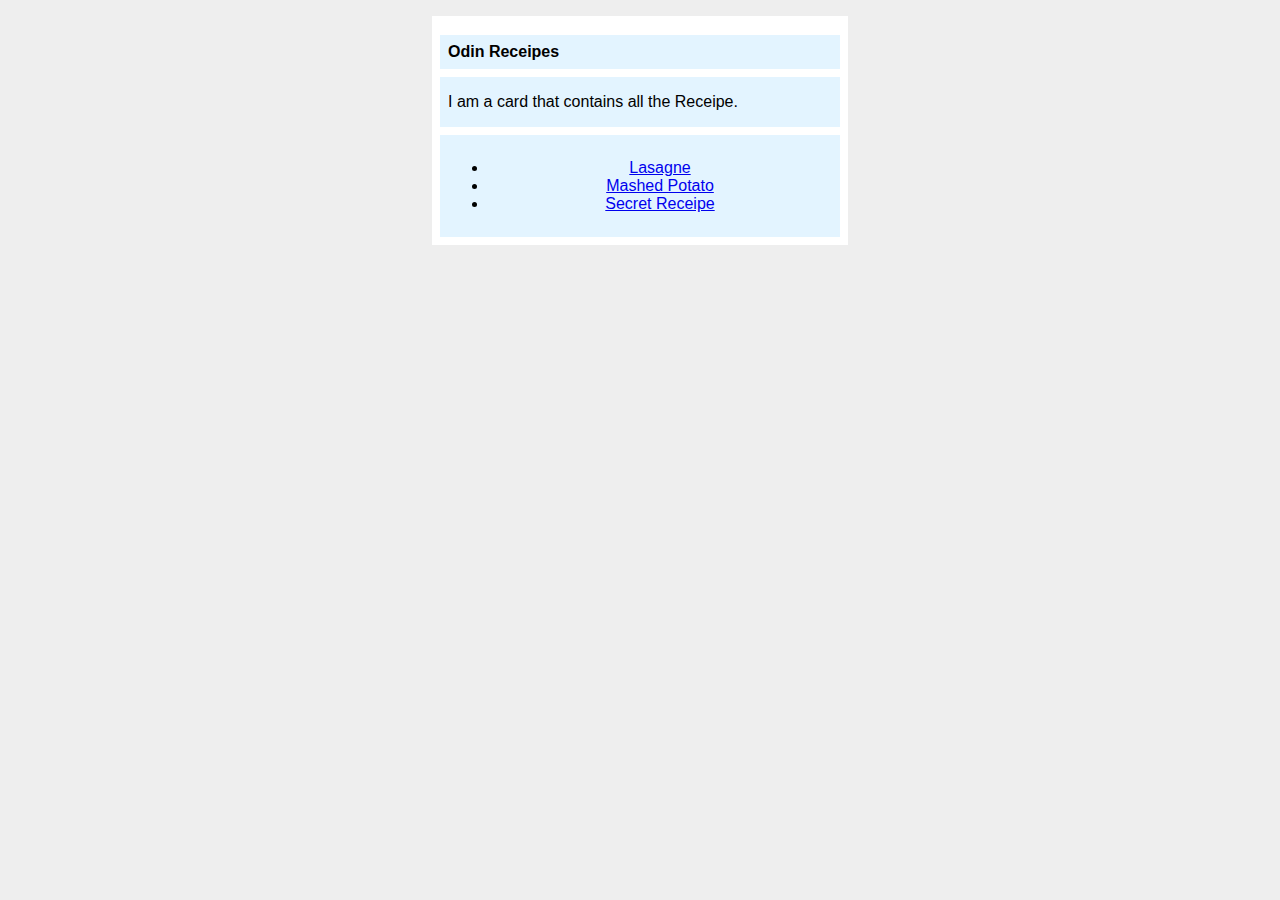
<file: index.html>
<!DOCTYPE html>
<html lang="en">
<head>
    <meta charset="UTF-8">
    <meta name="viewport" content="width=device-width, initial-scale=1.0">
    <link rel="stylesheet" href="style.css">
    <title>Odin Receipes</title>
</head>
<body>
    <div class="card">
        <h1 class="title">Odin Receipes</h1>
        <div class="content">
            I am a card that contains all the Receipe.
        </div>
        <div class="list">
            <ul>
                <li><a href="recipes/lasagna.html">Lasagne</a></li>
                <li><a href="recipes/mashpoatato.html">Mashed Potato</a></li>
                <li><a href="recipes/ahhreceipe.html">Secret Receipe</a></li>
            </ul>
        </div>
    </div>
</body>
</html>
</file>
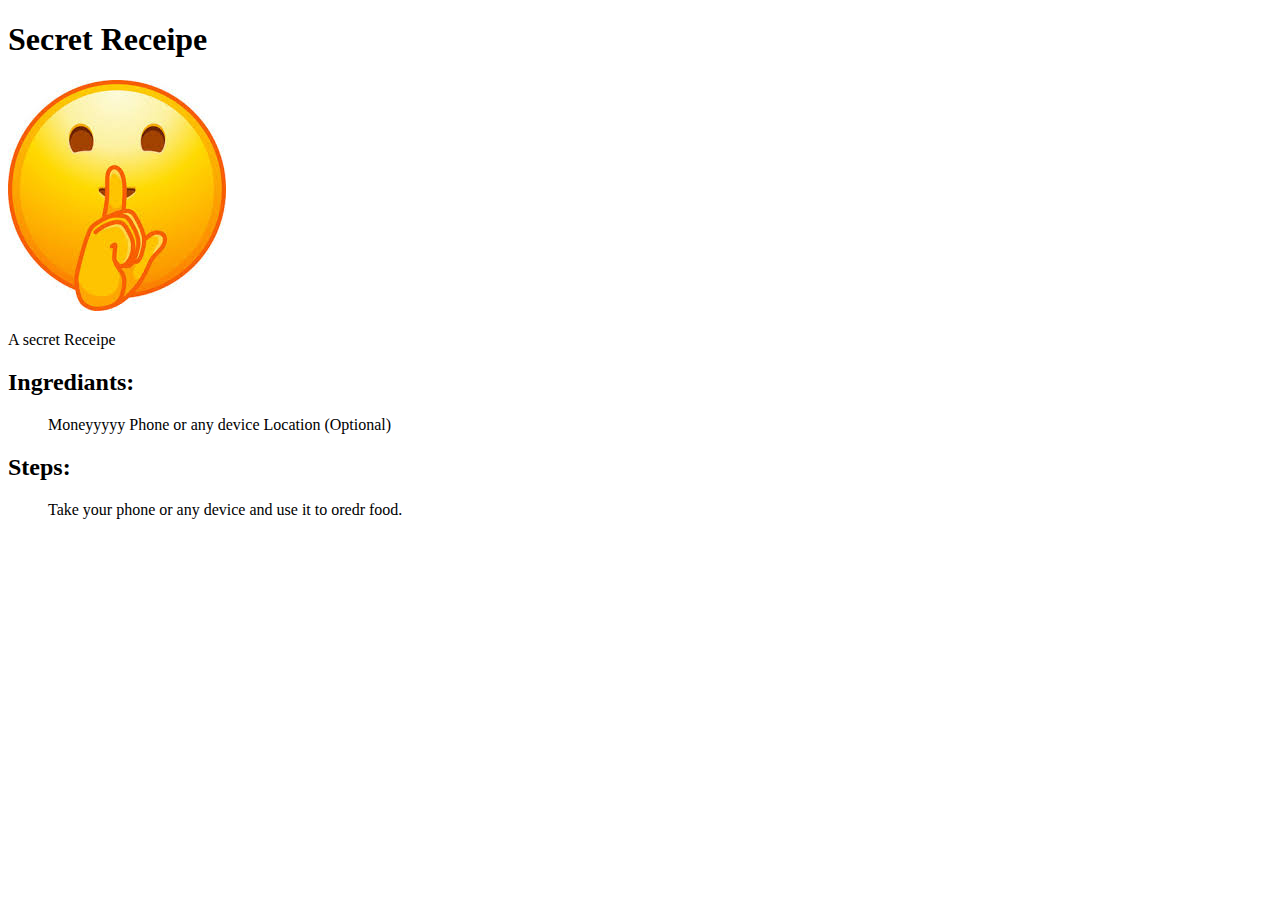
<file: recipes/ahhreceipe.html>
<!DOCTYPE html>
<html lang="en">
<head>
    <meta charset="UTF-8">
    <meta name="viewport" content="width=device-width, initial-scale=1.0">
    <title>Secret Receipe</title>
</head>
<body>
    
    <h1>Secret Receipe</h1>
    <img src="images/images.jpeg">
    <p>A secret Receipe</p>
    <h2>Ingrediants: </h2>
    <ul>
        <ls>Moneyyyyy</ls>
        <ls>Phone or any device</ls>
        <ls>Location (Optional)</ls>
    </ul>
    <h2>Steps: </h2>
    <ol>
        <ls>Take your phone or any device and use it to oredr food.</ls>
    </ol>
</body>
</html>
</file>
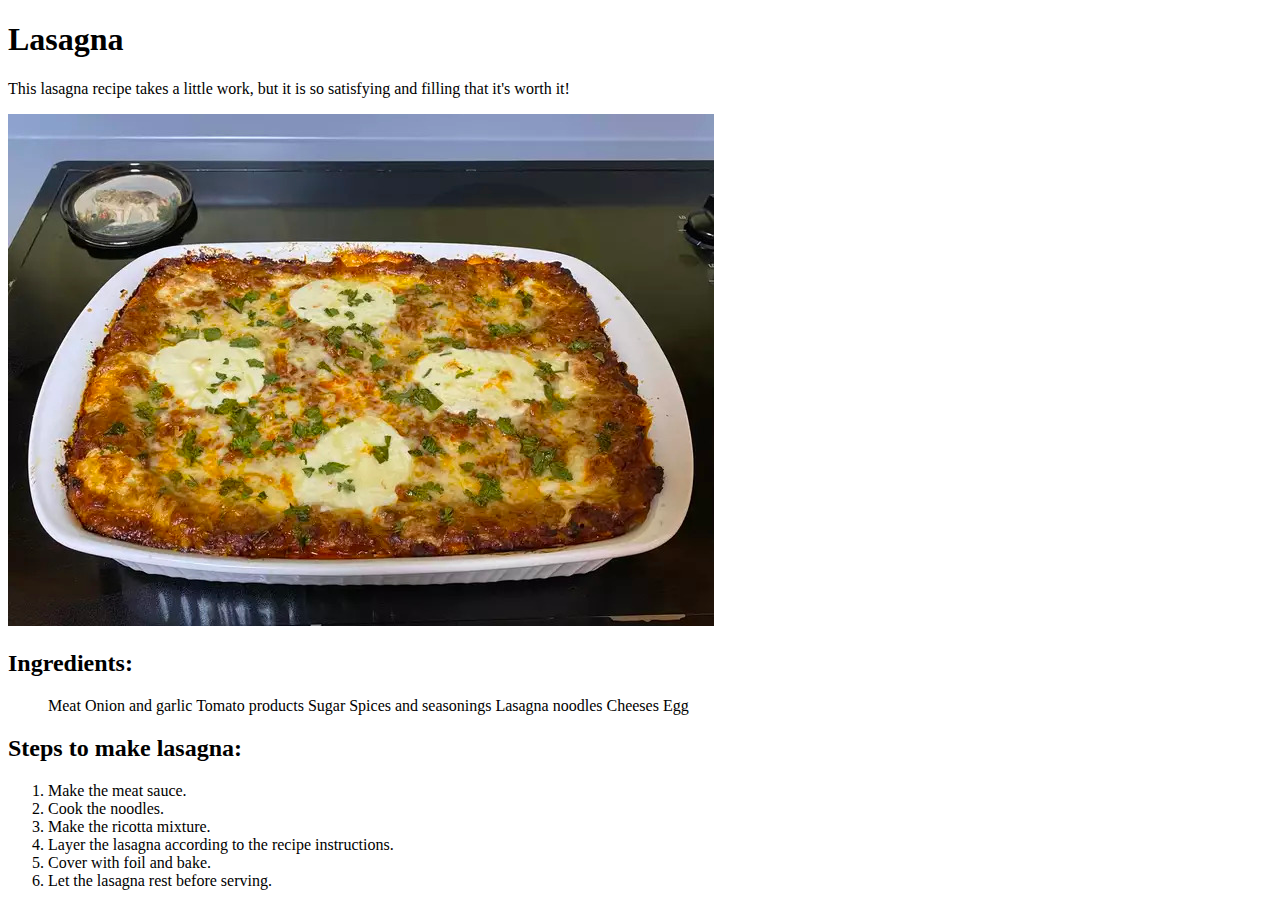
<file: recipes/lasagna.html>
<!DOCTYPE html>
<html lang="en">
<head>
    <meta charset="UTF-8">
    <meta name="viewport" content="width=device-width, initial-scale=1.0">
    <title>Lasagna Receipe</title>
    <link rel="lasagna_style" href="lasagna_style.css">
</head>
<body>
    <div class="hero">
        <div class="left">
            <h1>Lasagna</h1>
            <p>This lasagna recipe takes a little work, but it is so satisfying and filling that it's worth it!</p>        
        </div>
        <div class="right">
            <img src="images/lasagna_image.jpg">
        </div>
    </div>

    <div class="ingredien">
        <h2>Ingredients: </h2>
        <ul>
            <l1>Meat</l1>
            <l1>Onion and garlic</l1>
            <l1>Tomato products</l1>
            <l1>Sugar</l1>
            <l1>Spices and seasonings</l1>
            <l1>Lasagna noodles</l1>
            <l1>Cheeses</l1>
            <l1>Egg</l1>
        </ul>
    </div>

    <div class="steps">
        <h2>Steps to make lasagna: </h2>
        <ol>
            <li>Make the meat sauce.</li>
            <li>Cook the noodles.</li>
            <li>Make the ricotta mixture.</li>
            <li>Layer the lasagna according to the recipe instructions.</li>
            <li>Cover with foil and bake.</li>
            <li>Let the lasagna rest before serving.</li>
        </ol>
    </div>

</body>
</html>
</file>
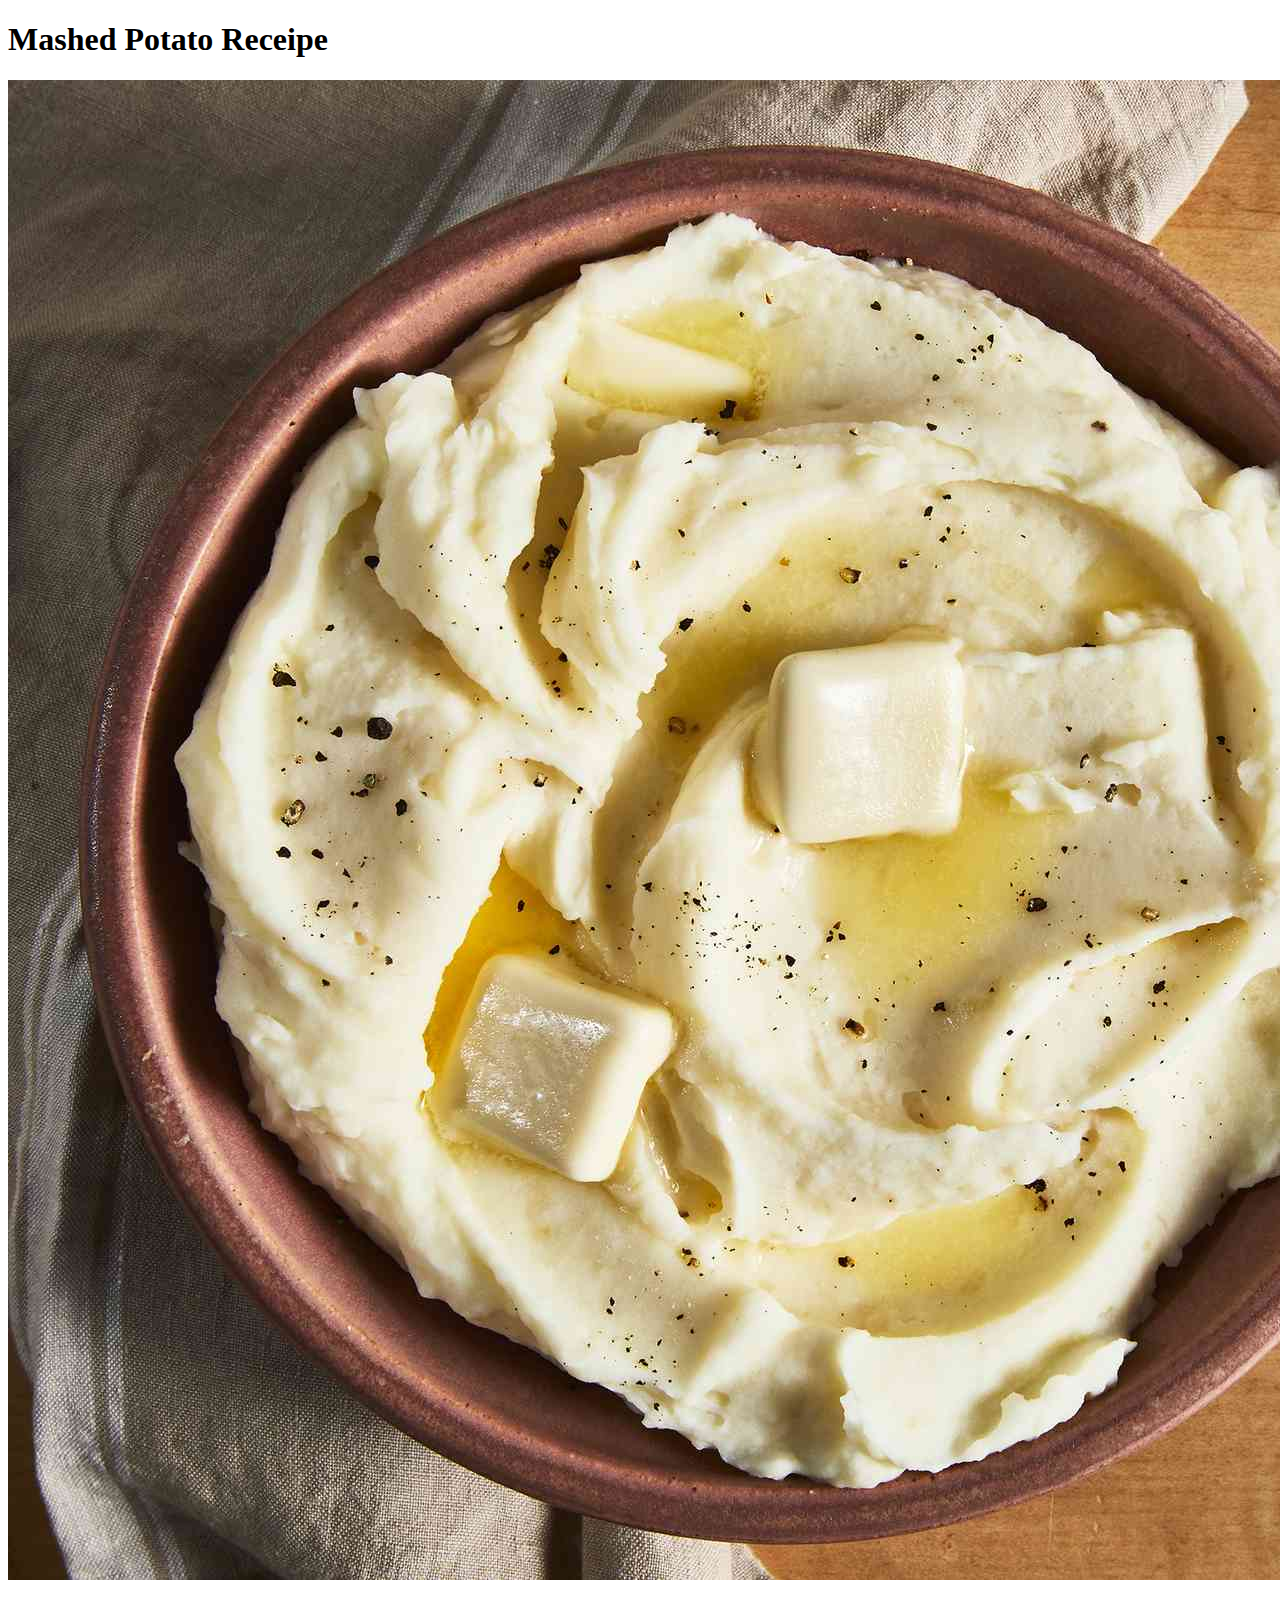
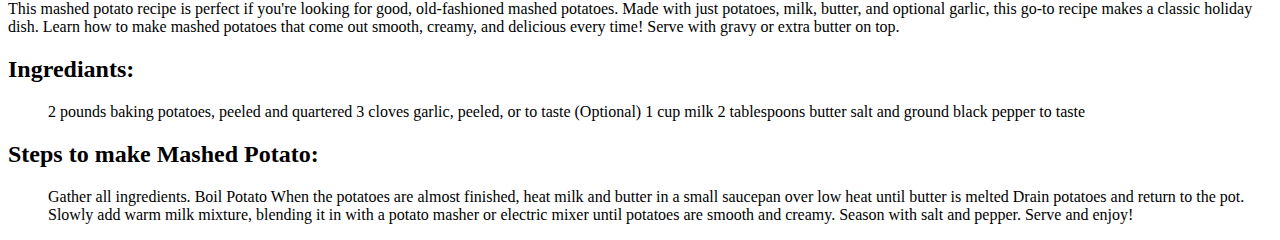
<file: recipes/mashpoatato.html>
<!DOCTYPE html>
<html lang="en">
<head>
    <meta charset="UTF-8">
    <meta name="viewport" content="width=device-width, initial-scale=1.0">
    <title>Mashed Potato Receipe</title>
</head>
<body>
    
    <h1>Mashed Potato Receipe</h1>
    <img src="images/Potato.jpg">
    <p>
        This mashed potato recipe is perfect if you're looking for good, old-fashioned mashed potatoes.
        Made with just potatoes, milk, butter, and optional garlic, this go-to recipe makes a classic holiday dish.
        Learn how to make mashed potatoes that come out smooth, creamy, and delicious every time!
        Serve with gravy or extra butter on top.
    </p>
    <h2>Ingrediants: </h2>
    <ul>
        <ls>2 pounds baking potatoes, peeled and quartered</ls>
        <ls>3 cloves garlic, peeled, or to taste (Optional)</ls>
        <ls>1 cup milk</ls>
        <ls>2 tablespoons butter</ls>
        <ls>salt and ground black pepper to taste</ls>
    </ul>
    <h2>Steps to make Mashed Potato: </h2>
    <ol>
        <ls>Gather all ingredients.</ls>
        <ls>Boil Potato</ls>
        <ls>When the potatoes are almost finished, heat milk and butter in a small saucepan over low heat until butter is melted</ls>
        <ls>Drain potatoes and return to the pot. Slowly add warm milk mixture, blending it in with a potato masher or electric mixer until potatoes are smooth and creamy.</ls>
        <ls>Season with salt and pepper. Serve and enjoy!</ls>
    </ol>
</body>
</html>
</file>
<file: style.css>
body {
    background: #eee;
    font-family: sans-serif;
  }
  
  .card {
    width: 400px;
    background: #fff;
    margin: 16px auto;
    padding: 8px;
  }
  
  .title {
    background: #e3f4ff;
    margin-bottom: 8px;
    font-size: 16px;
    padding: 8px;
  }
  
  .content {
    background: #e3f4ff;
    margin-bottom: 8px;
    padding: 16px 8px;
  }
  
  .list {
    background: #e3f4ff;
    text-align: center;
    padding: 8px;
  }
</file>
<file: recipes/lasagna_style.css>
.left {
    margin: 15px;
    border: 10px black;
    padding: 50px;
    
}
</file>
